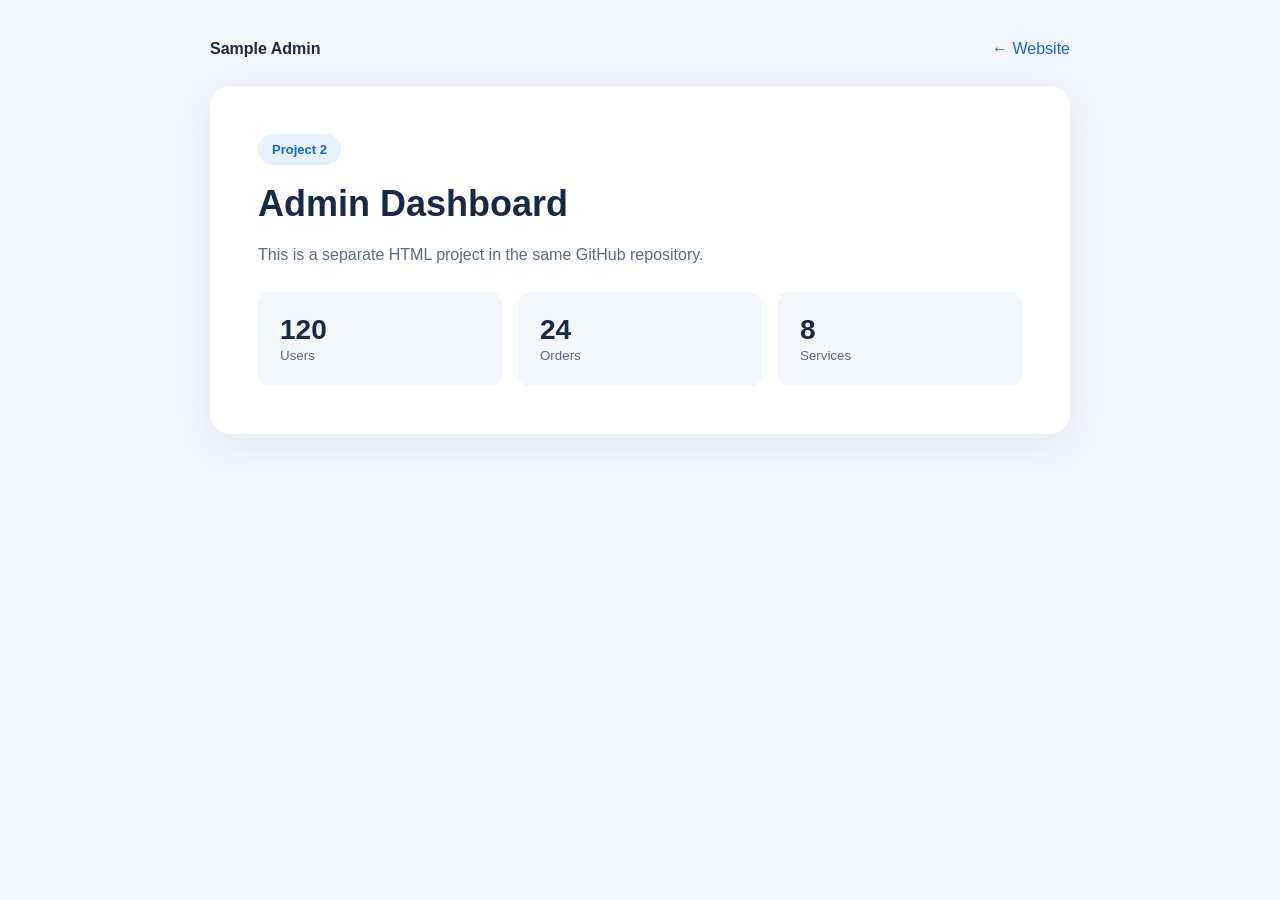
<file: apps/admin/index.html>
<!doctype html>
<html lang="en">
<head>
  <meta charset="UTF-8">
  <meta name="viewport" content="width=device-width,initial-scale=1">
  <title>Admin | HTML Monorepo</title>
  <link rel="stylesheet" href="../../packages/shared-css/style.css">
</head>
<body>
  <main class="container">
    <nav><strong>Sample Admin</strong><a href="../website/index.html">← Website</a></nav>
    <section class="card"><span class="tag">Project 2</span><h1>Admin Dashboard</h1><p>This is a separate HTML project in the same GitHub repository.</p><div class="stats"><div><strong>120</strong><small>Users</small></div><div><strong>24</strong><small>Orders</small></div><div><strong>8</strong><small>Services</small></div></div></section>
  </main>
</body>
</html>
</file>
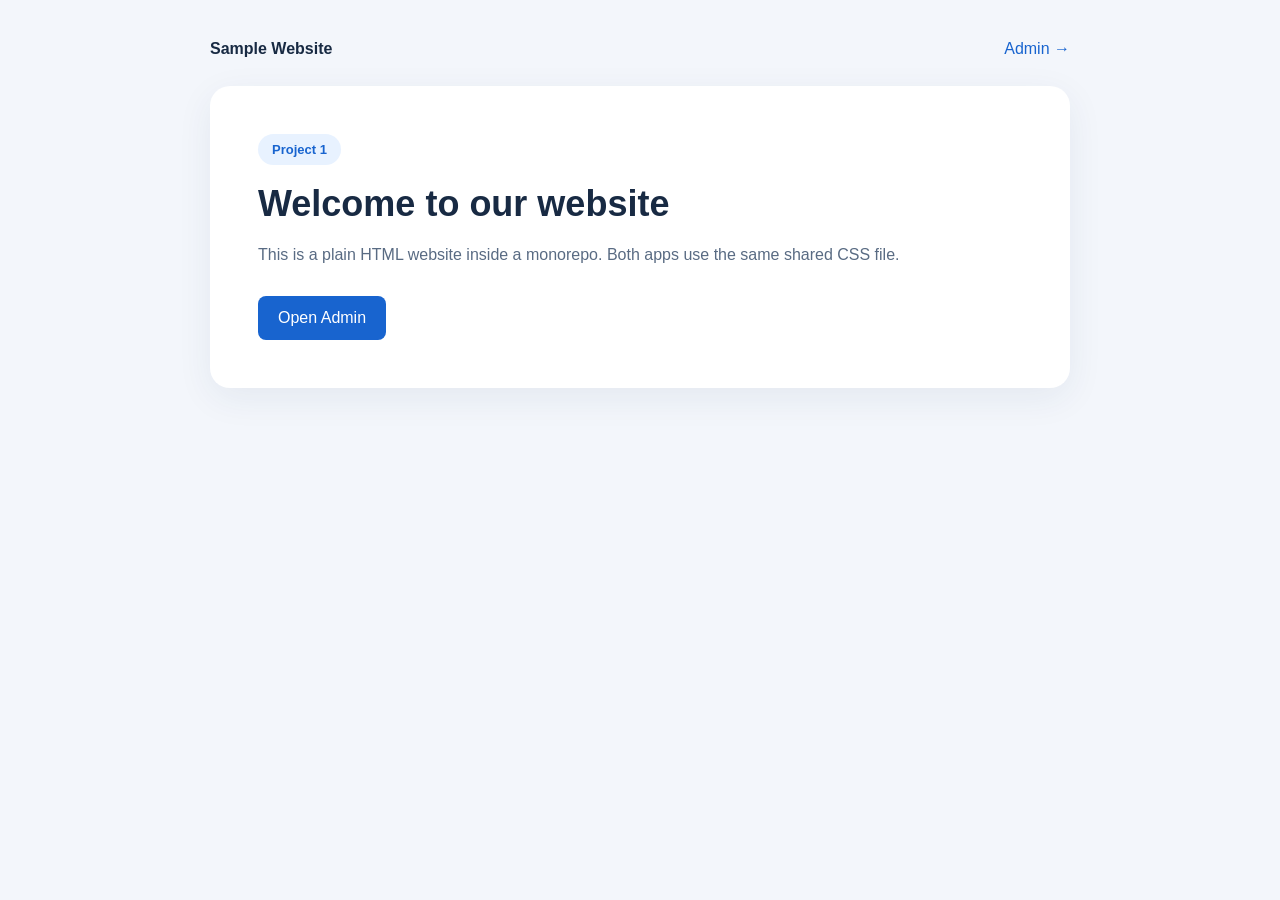
<file: apps/website/index.html>
<!doctype html>
<html lang="en">
<head>
  <meta charset="UTF-8">
  <meta name="viewport" content="width=device-width,initial-scale=1">
  <title>Website | HTML Monorepo</title>
  <link rel="stylesheet" href="../../packages/shared-css/style.css">
</head>
<body>
  <main class="container">
    <nav><strong>Sample Website</strong><a href="../admin/index.html">Admin →</a></nav>
    <section class="card"><span class="tag">Project 1</span><h1>Welcome to our website</h1><p>This is a plain HTML website inside a monorepo. Both apps use the same shared CSS file.</p><a class="button" href="../admin/index.html">Open Admin</a></section>
  </main>
</body>
</html>
</file>
<file: packages/shared-css/style.css>
*{box-sizing:border-box}body{margin:0;background:#f3f6fb;color:#182a43;font-family:Arial,Helvetica,sans-serif}.container{max-width:900px;margin:40px auto;padding:0 20px}nav{display:flex;justify-content:space-between;align-items:center;margin-bottom:28px}nav a{color:#1864cf;text-decoration:none}.card{background:white;padding:48px;border-radius:20px;box-shadow:0 10px 36px #1e3a5f12}.tag{display:inline-block;background:#e8f2ff;color:#1864cf;border-radius:30px;padding:8px 14px;font-size:13px;font-weight:700}h1{font-size:36px;margin:18px 0 12px}p{color:#596b83;line-height:1.7}.button{display:inline-block;background:#1864cf;color:white;text-decoration:none;padding:13px 20px;border-radius:8px;margin-top:12px}.stats{display:flex;gap:16px;margin-top:24px}.stats>div{flex:1;background:#f3f6fb;padding:22px;border-radius:12px}.stats strong{display:block;font-size:28px}.stats small{color:#596b83}@media(max-width:540px){.card{padding:25px}.stats{flex-direction:column}h1{font-size:28px}}
</file>
